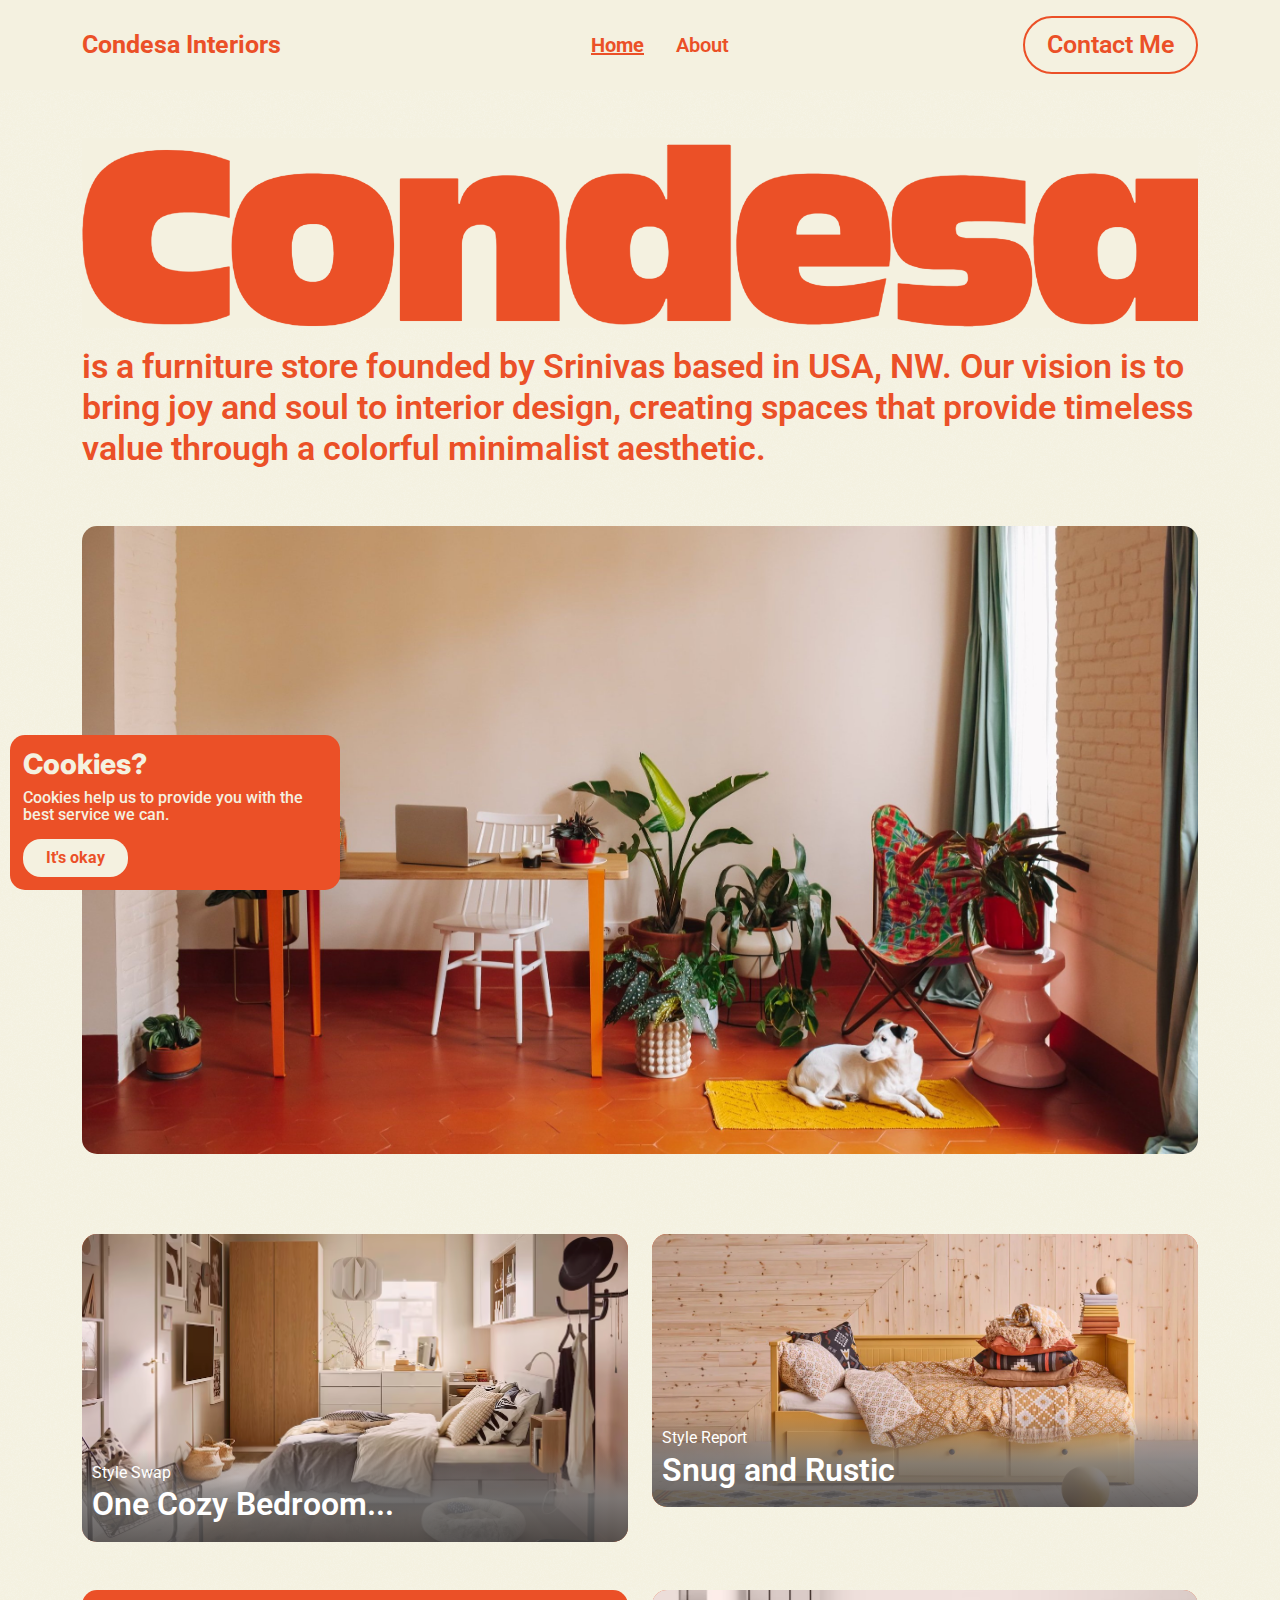
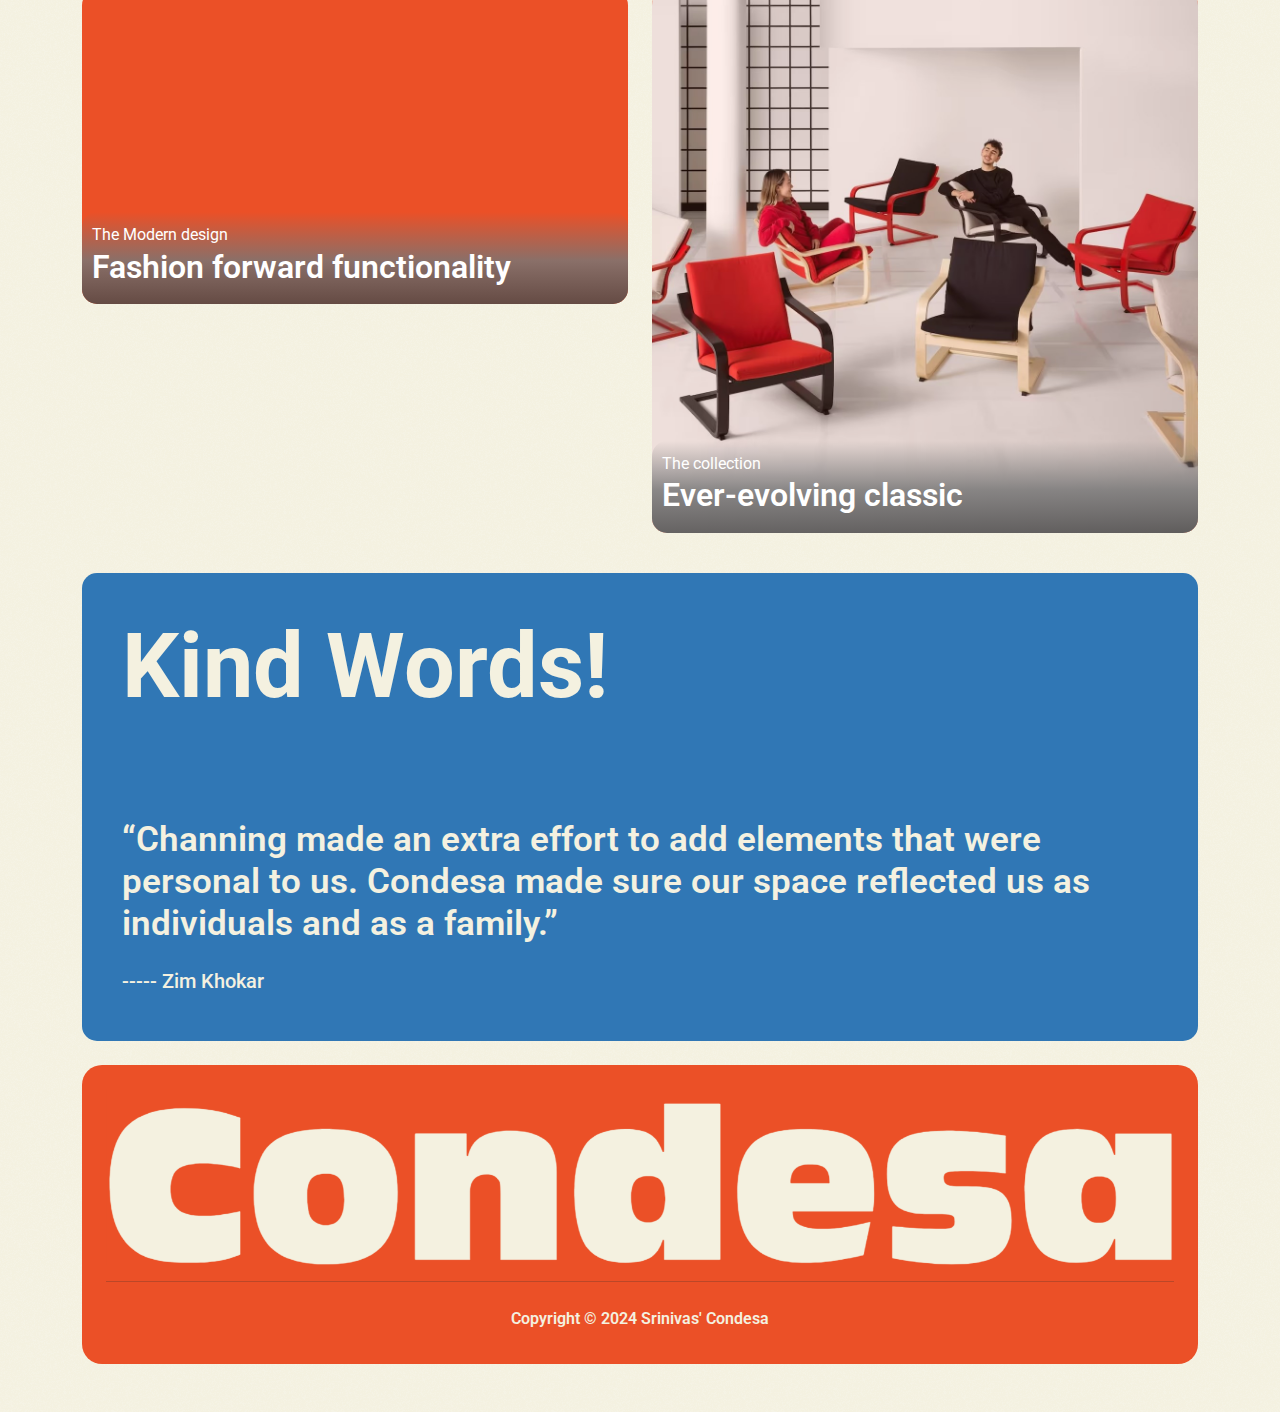
<file: index.html>
<!DOCTYPE html>
<html data-bs-theme="light" lang="en">

<head>
    <meta charset="utf-8">
<meta name="theme-color" content="#eb5027">
    <meta name="viewport" content="width=device-width, initial-scale=1.0, shrink-to-fit=no">
    <title>Home - Brand</title>
    <link rel="stylesheet" href="assets/bootstrap/css/bootstrap.min.css">
    <link rel="stylesheet" href="https://fonts.googleapis.com/css?family=Inter:300italic,400italic,600italic,700italic,800italic,400,300,600,700,800&amp;display=swap">
    <link rel="stylesheet" href="https://fonts.googleapis.com/css?family=Roboto&amp;display=swap">
    <link rel="stylesheet" href="assets/css/Articles-Cards-images.css">
    <link rel="stylesheet" href="assets/css/scrollbar.css">
    <link rel="stylesheet" href="assets/css/untitled.css">
</head>

<body>
    <nav class="navbar navbar-expand-md sticky-top navbar-shrink py-3 I7O5NWPw9" id="mainNav">
        <div class="container"><a class="navbar-brand d-flex align-items-center" href="/"><span>Condesa Interiors</span></a><button data-bs-toggle="collapse" class="navbar-toggler" data-bs-target="#navcol-1"><span class="visually-hidden">Toggle navigation</span><span class="navbar-toggler-icon"></span></button>
            <div class="collapse navbar-collapse" id="navcol-1">
                <ul class="navbar-nav mx-auto">
                    <li class="nav-item"><a class="nav-link active" href="index.html">Home</a></li>
                    <li class="nav-item"><a class="nav-link" href="about.html">About</a></li>
                </ul><a class="shadow lbton" role="button" href="contact.html">Contact Me</a>
            </div>
        </div>
    </nav>
    <main class="main1">
        <header>
            <div class="container pt-4 pt-xl-5">
                <div><img class="w-100" src="assets/img/Screenshot%202024-12-06%20100923.png"></div>
                <div>
                    <h3 class="cndMainHead mb-5 mt-2">is a furniture store founded by Srinivas based in USA, NW. Our vision is to bring joy and soul to interior design, creating spaces that provide timeless value through a colorful minimalist aesthetic.</h3>
                </div>
                <div class="my-5"><img class="w-100 imgmin-1" src="assets/img/image-asset.jpeg"></div>
            </div>
        </header>
        <section>
            <div class="container">
                <div class="row py-3">
                    <div class="col-md-6 mt-3"><a href="products/p001.html">
                            <div class="goProductimagediv"><img src="assets/img/01f.avif">
                                <div class="hdn">
                                    <p>Style Swap</p>
                                    <h2>One Cozy Bedroom...</h2>
                                </div>
                            </div>
                        </a></div>
                    <div class="col-md-6 mt-3"><a href="products/p002.html">
                            <div class="goProductimagediv"><img src="assets/img/products/f12.webp">
                                <div class="hdn">
                                    <p>Style Report</p>
                                    <h2>Snug and Rustic</h2>
                                </div>
                            </div>
                        </a></div>
                </div>
            </div>
        </section>
        <section>
            <div class="container">
                <div class="row py-3">
                    <div class="col-md-6 mt-3"><a href="products/p004.html">
                            <div class="goProductimagediv"><video width="560" height="315" autoplay="" loop="" muted="">
                                    <source src="https://www.ikea.com/global/en/images/pax_startpage_bd1a060fb1.mp4" type="video/mp4">
                                </video>
                                <div class="hdn">
                                    <p>The Modern design</p>
                                    <h2>Fashion forward functionality</h2>
                                </div>
                            </div>
                        </a></div>
                    <div class="col-md-6 mt-3"><a href="products/p003.html">
                            <div class="goProductimagediv"><img src="assets/img/products/f10.jpg">
                                <div class="hdn">
                                    <p>The collection</p>
                                    <h2>Ever-evolving classic</h2>
                                </div>
                            </div>
                        </a></div>
                </div>
            </div>
        </section>
        <div class="container my-4">
            <div class="_3077b5">
                <h1>Kind Words!</h1>
                <h3 class="pt-5"><br>“Channing made an extra effort to add elements that were personal to us. Condesa made sure our space reflected us as individuals and as a family.”</h3>
                <h5 class="pt-3">----- Zim Khokar</h5>
            </div>
        </div>
        <footer class="pb-2">
            <div class="container">
                <div class="ufwniuifeg py-4 px-4"><img class="w-100" src="assets/img/Screenshot%202024-12-06%20121947.png">
                    <hr>
                    <div class="text-muted d-flex justify-content-between align-items-center py-2">
                        <p class="mb-0 w-100 text-center hufwferf">Copyright © 2024 Srinivas' Condesa</p>
                    </div>
                </div>
            </div>
        </footer>
        <div id="cookies" class="cookiess">
            <h3>Cookies?</h3>
            <p>Cookies help us to provide you with the best service we can.</p><button type="button" onclick="acceptCookies()">It's okay</button>
        </div>
    </main>
    <script src="https://cdn.jsdelivr.net/npm/bootstrap@5.3.1/dist/js/bootstrap.bundle.min.js"></script>
    <script src="assets/js/bold-and-bright.js"></script>
    <script src="assets/js/cookies.js"></script>
</body>

</html>
</file>
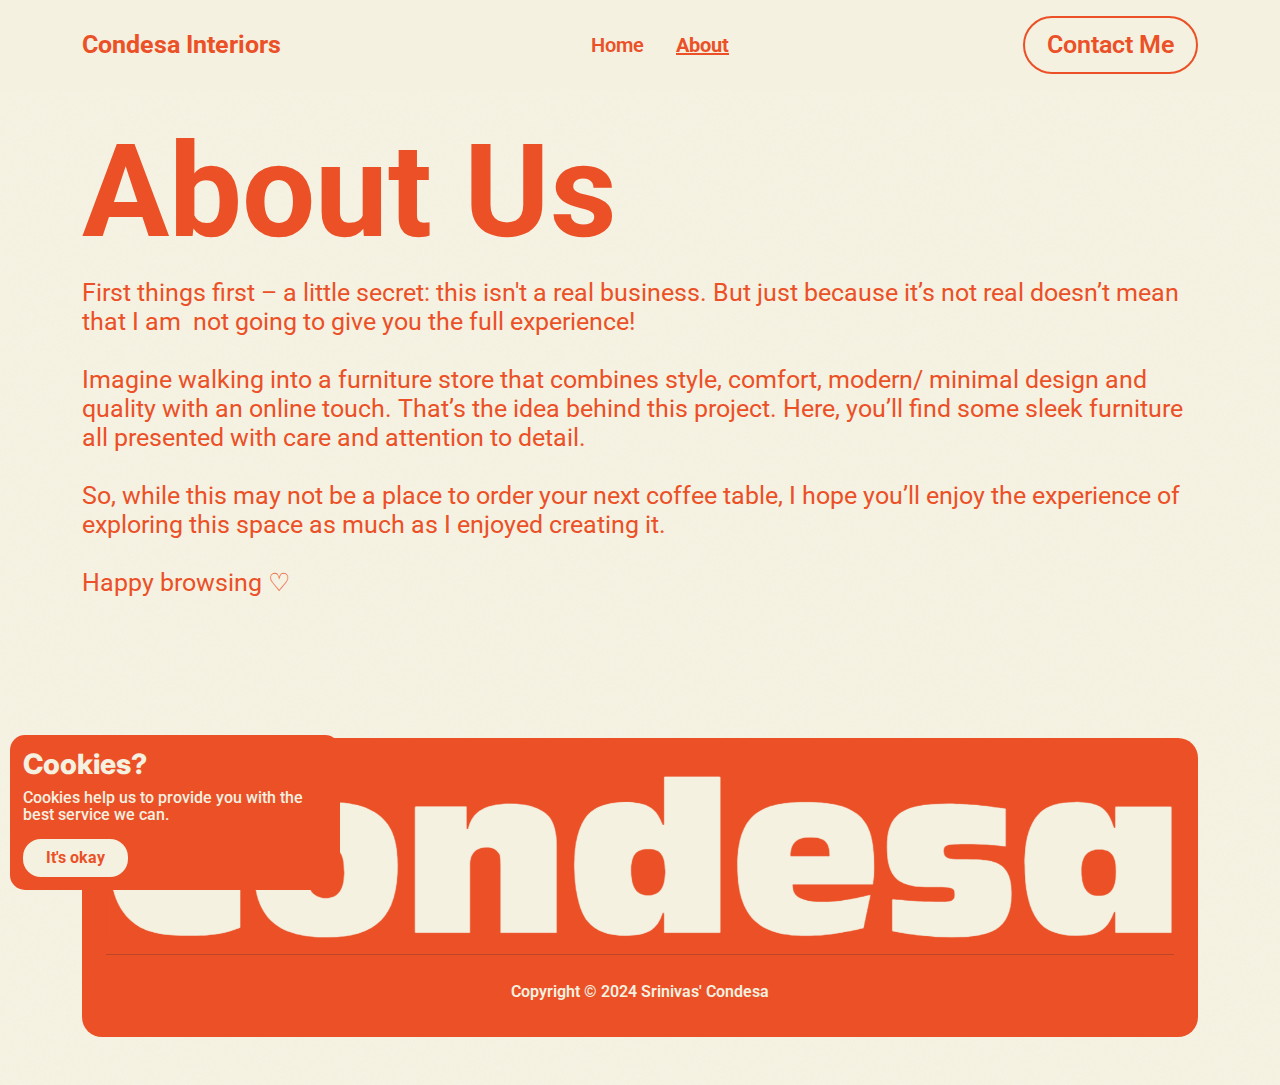
<file: about.html>
<!DOCTYPE html>
<html data-bs-theme="light" lang="en">

<head>
    <meta charset="utf-8">
<meta name="theme-color" content="#eb5027">
    <meta name="viewport" content="width=device-width, initial-scale=1.0, shrink-to-fit=no">
    <title>Home - Brand</title>
    <link rel="stylesheet" href="assets/bootstrap/css/bootstrap.min.css">
    <link rel="stylesheet" href="https://fonts.googleapis.com/css?family=Inter:300italic,400italic,600italic,700italic,800italic,400,300,600,700,800&amp;display=swap">
    <link rel="stylesheet" href="https://fonts.googleapis.com/css?family=Roboto&amp;display=swap">
    <link rel="stylesheet" href="assets/css/Articles-Cards-images.css">
    <link rel="stylesheet" href="assets/css/scrollbar.css">
    <link rel="stylesheet" href="assets/css/untitled.css">
</head>

<body>
    <nav class="navbar navbar-expand-md sticky-top navbar-shrink py-3 I7O5NWPw9" id="mainNav">
        <div class="container"><a class="navbar-brand d-flex align-items-center" href="/"><span>Condesa Interiors</span></a><button data-bs-toggle="collapse" class="navbar-toggler" data-bs-target="#navcol-1"><span class="visually-hidden">Toggle navigation</span><span class="navbar-toggler-icon"></span></button>
            <div class="collapse navbar-collapse" id="navcol-1">
                <ul class="navbar-nav mx-auto">
                    <li class="nav-item"><a class="nav-link" href="index.html">Home</a></li>
                    <li class="nav-item"><a class="nav-link active" href="about.html">About</a></li>
                </ul><a class="shadow lbton" role="button" href="contact.html">Contact Me</a>
            </div>
        </div>
    </nav>
    <main class="main1">
        <div class="container pt-4 pb-5 mb-5">
            <h1 class="QFuxJzgM6">About Us</h1>
            <p class="qEbR1He7F">First things first – a little secret: this isn't a real business. But just because it’s not real doesn’t mean that I am&nbsp; not going to give you the full experience!<br><br>Imagine walking into a furniture store that combines style, comfort, modern/ minimal design and quality with an online touch. That’s the idea behind this project. Here, you’ll find some sleek furniture all presented with care and attention to detail.<br><br>So, while this may not be a place to order your next coffee table, I hope you’ll enjoy the experience of exploring this space as much as I enjoyed creating it.<br><br>Happy browsing&nbsp;♡<br><br></p>
        </div>
        <footer class="pb-2">
            <div class="container">
                <div class="ufwniuifeg py-4 px-4"><img class="w-100" src="assets/img/Screenshot%202024-12-06%20121947.png">
                    <hr>
                    <div class="text-muted d-flex justify-content-between align-items-center py-2">
                        <p class="mb-0 w-100 text-center hufwferf">Copyright © 2024 Srinivas' Condesa</p>
                    </div>
                </div>
            </div>
        </footer>
    </main>
    <div id="cookies" class="cookiess">
        <h3>Cookies?</h3>
        <p>Cookies help us to provide you with the best service we can.</p><button type="button" onclick="acceptCookies()">It's okay</button>
    </div>
    <script src="https://cdn.jsdelivr.net/npm/bootstrap@5.3.1/dist/js/bootstrap.bundle.min.js"></script>
    <script src="assets/js/bold-and-bright.js"></script>
    <script src="assets/js/cookies.js"></script>
</body>

</html>
</file>
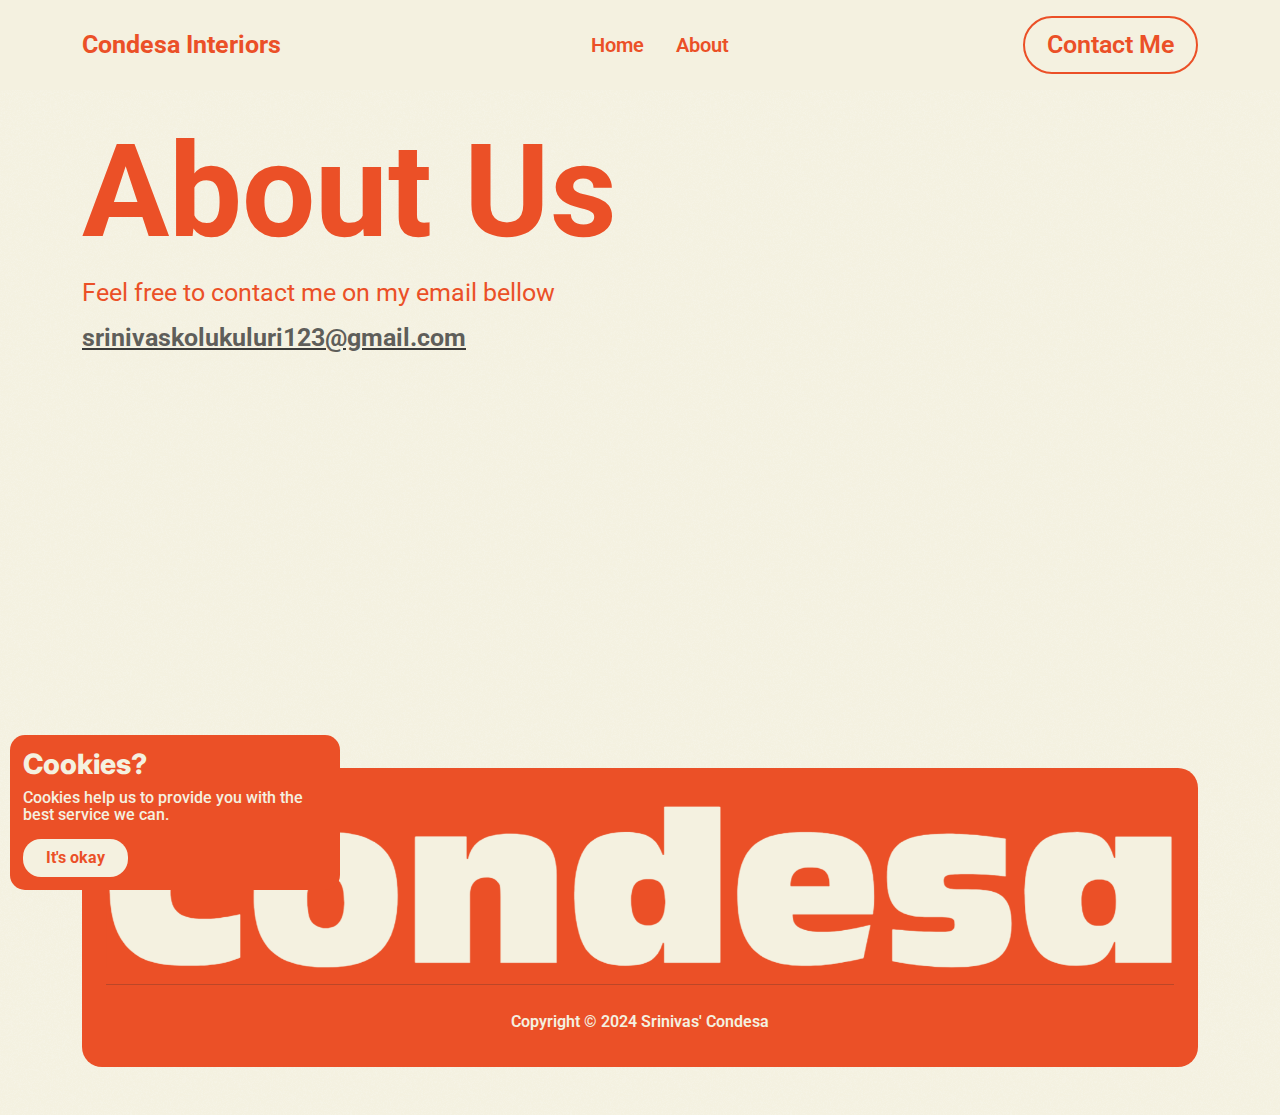
<file: contact.html>
<!DOCTYPE html>
<html data-bs-theme="light" lang="en">

<head>
    <meta charset="utf-8">
<meta name="theme-color" content="#eb5027">
    <meta name="viewport" content="width=device-width, initial-scale=1.0, shrink-to-fit=no">
    <title>Home - Brand</title>
    <link rel="stylesheet" href="assets/bootstrap/css/bootstrap.min.css">
    <link rel="stylesheet" href="https://fonts.googleapis.com/css?family=Inter:300italic,400italic,600italic,700italic,800italic,400,300,600,700,800&amp;display=swap">
    <link rel="stylesheet" href="https://fonts.googleapis.com/css?family=Roboto&amp;display=swap">
    <link rel="stylesheet" href="assets/css/Articles-Cards-images.css">
    <link rel="stylesheet" href="assets/css/scrollbar.css">
    <link rel="stylesheet" href="assets/css/untitled.css">
</head>

<body>
    <nav class="navbar navbar-expand-md sticky-top navbar-shrink py-3 I7O5NWPw9" id="mainNav">
        <div class="container"><a class="navbar-brand d-flex align-items-center" href="/"><span>Condesa Interiors</span></a><button data-bs-toggle="collapse" class="navbar-toggler" data-bs-target="#navcol-1"><span class="visually-hidden">Toggle navigation</span><span class="navbar-toggler-icon"></span></button>
            <div class="collapse navbar-collapse" id="navcol-1">
                <ul class="navbar-nav mx-auto">
                    <li class="nav-item"><a class="nav-link" href="index.html">Home</a></li>
                    <li class="nav-item"><a class="nav-link" href="about.html">About</a></li>
                </ul><a class="shadow lbton" role="button" href="contact.html">Contact Me</a>
            </div>
        </div>
    </nav>
    <main class="main1">
        <div class="container pt-4 pb-5 mb-5 huihwfeef">
            <h1 class="QFuxJzgM6">About Us</h1>
            <p class="qEbR1He7F">Feel free to contact me on my email bellow</p>
            <p class="qEbR1He7F"><a href="mailto:srinivaskolukuluri123@gmail.com"><strong><span style="text-decoration: underline;">srinivaskolukuluri123@gmail.com</span></strong></a></p>
        </div>
        <footer class="pb-2">
            <div class="container">
                <div class="ufwniuifeg py-4 px-4"><img class="w-100" src="assets/img/Screenshot%202024-12-06%20121947.png">
                    <hr>
                    <div class="text-muted d-flex justify-content-between align-items-center py-2">
                        <p class="mb-0 w-100 text-center hufwferf">Copyright © 2024 Srinivas' Condesa</p>
                    </div>
                </div>
            </div>
        </footer>
    </main>
    <div id="cookies" class="cookiess">
        <h3>Cookies?</h3>
        <p>Cookies help us to provide you with the best service we can.</p><button type="button" onclick="acceptCookies()">It's okay</button>
    </div>
    <script src="https://cdn.jsdelivr.net/npm/bootstrap@5.3.1/dist/js/bootstrap.bundle.min.js"></script>
    <script src="assets/js/bold-and-bright.js"></script>
    <script src="assets/js/cookies.js"></script>
</body>

</html>
</file>
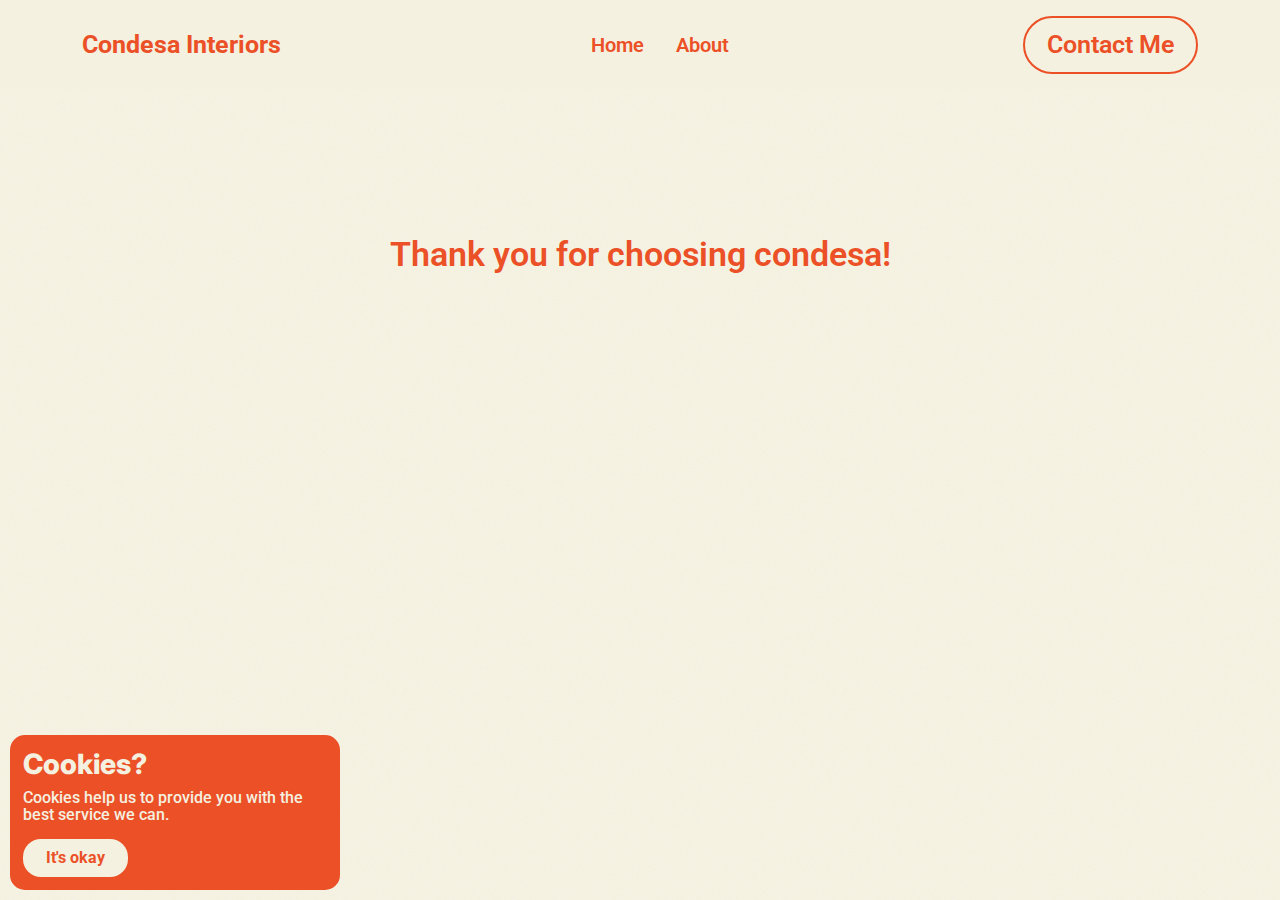
<file: thankyou.html>
<!DOCTYPE html>
<html data-bs-theme="light" lang="en">

<head>
    <meta charset="utf-8">
<meta name="theme-color" content="#eb5027">
    <meta name="viewport" content="width=device-width, initial-scale=1.0, shrink-to-fit=no">
    <title>Home - Brand</title>
    <link rel="stylesheet" href="assets/bootstrap/css/bootstrap.min.css">
    <link rel="stylesheet" href="https://fonts.googleapis.com/css?family=Inter:300italic,400italic,600italic,700italic,800italic,400,300,600,700,800&amp;display=swap">
    <link rel="stylesheet" href="https://fonts.googleapis.com/css?family=Roboto&amp;display=swap">
    <link rel="stylesheet" href="assets/css/Articles-Cards-images.css">
    <link rel="stylesheet" href="assets/css/scrollbar.css">
    <link rel="stylesheet" href="assets/css/untitled.css">
</head>

<body>
    <main class="main1 min-vh-100">
        <nav class="navbar navbar-expand-md sticky-top navbar-shrink py-3 I7O5NWPw9" id="mainNav">
            <div class="container"><a class="navbar-brand d-flex align-items-center" href="/"><span>Condesa Interiors</span></a><button data-bs-toggle="collapse" class="navbar-toggler" data-bs-target="#navcol-1"><span class="visually-hidden">Toggle navigation</span><span class="navbar-toggler-icon"></span></button>
                <div class="collapse navbar-collapse" id="navcol-1">
                    <ul class="navbar-nav mx-auto">
                        <li class="nav-item"><a class="nav-link" href="index.html">Home</a></li>
                        <li class="nav-item"><a class="nav-link" href="about.html">About</a></li>
                    </ul><a class="shadow lbton" role="button" href="contact.html">Contact Me</a>
                </div>
            </div>
        </nav>
        <div class="container pt-4 pt-xl-5">
            <h3 class="cndMainHead my-5 py-5 text-center">Thank you for choosing condesa!</h3>
        </div>
    </main>
    <div id="cookies" class="cookiess">
        <h3>Cookies?</h3>
        <p>Cookies help us to provide you with the best service we can.</p><button type="button" onclick="acceptCookies()">It's okay</button>
    </div>
    <script src="https://cdn.jsdelivr.net/npm/bootstrap@5.3.1/dist/js/bootstrap.bundle.min.js"></script>
    <script src="assets/js/bold-and-bright.js"></script>
    <script src="assets/js/cookies.js"></script>
</body>

</html>
</file>
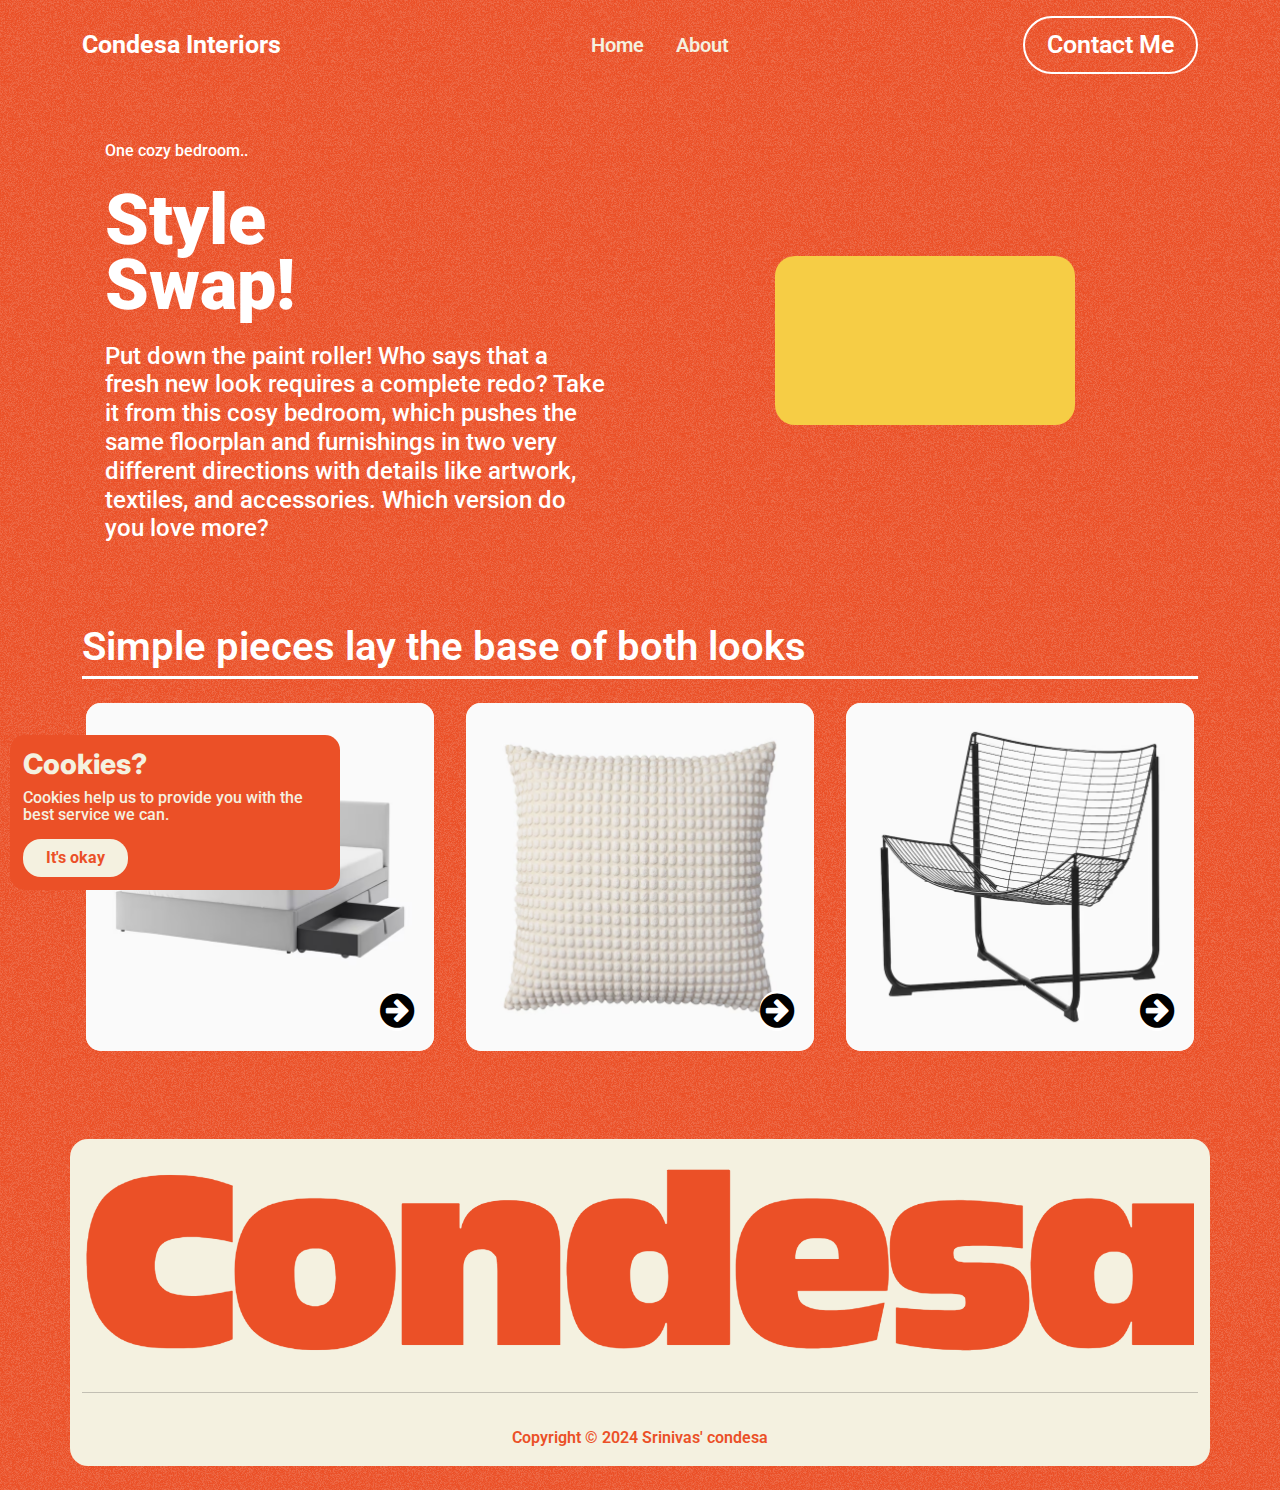
<file: products/p001.html>
<!DOCTYPE html>
<html data-bs-theme="light" lang="en">

<head>
    <meta charset="utf-8">
<meta name="theme-color" content="#eb5027">
    <meta name="viewport" content="width=device-width, initial-scale=1.0, shrink-to-fit=no">
    <title>Condensa</title>
    <link rel="stylesheet" href="../assets/bootstrap/css/bootstrap.min.css">
    <link rel="stylesheet" href="https://fonts.googleapis.com/css?family=Inter:300italic,400italic,600italic,700italic,800italic,400,300,600,700,800&amp;display=swap">
    <link rel="stylesheet" href="https://fonts.googleapis.com/css?family=Roboto&amp;display=swap">
    <link rel="stylesheet" href="https://cdnjs.cloudflare.com/ajax/libs/font-awesome/4.7.0/css/font-awesome.min.css">
    <link rel="stylesheet" href="../assets/css/Articles-Cards-images.css">
    <link rel="stylesheet" href="../assets/css/scrollbar.css">
    <link rel="stylesheet" href="../assets/css/untitled.css">
</head>

<body>
    <main class="theBrownmian">
        <nav class="navbar navbar-expand-md sticky-top navbar-shrink py-3 I7O5NWPw8" id="mainNav">
            <div class="container"><a class="navbar-brand d-flex align-items-center" href="/"><span>Condesa Interiors</span></a><button data-bs-toggle="collapse" class="navbar-toggler" data-bs-target="#navcol-2"><span class="visually-hidden">Toggle navigation</span><span class="navbar-toggler-icon"></span></button>
                <div class="collapse navbar-collapse" id="navcol-2">
                    <ul class="navbar-nav mx-auto">
                        <li class="nav-item"><a class="nav-link" href="index.html">Home</a></li>
                        <li class="nav-item"><a class="nav-link" href="../about.html">About</a></li>
                    </ul><a class="shadow lbton" role="button" href="../contact.html">Contact Me</a>
                </div>
            </div>
        </nav>
        <div class="container pt-4">
            <div class="row">
                <div class="col-md-6 d-center">
                    <div class="G8ujcs7k4 py-4">
                        <p>One cozy bedroom..</p>
                        <h1 class="my-4">Style <br>Swap!</h1>
                        <h4>Put down the paint roller! Who says that a fresh new look requires a complete redo? Take it from this cosy bedroom, which pushes the same floorplan and furnishings in two very different directions with details like artwork, textiles, and accessories. Which version do you love more?</h4>
                    </div>
                </div>
                <div class="col-md-6 d-center">
                    <div class="uVsres7tg"><video width="560" height="315" autoplay="" loop="" muted="">
                            <source src="https://www.ikea.com/global/en/images/style_swap_7638e74ef7.mp4" type="video/mp4">
                        </video></div>
                </div>
            </div>
        </div>
        <div class="container py-5">
            <h1 class="hiwe832fg">Simple pieces lay the base of both looks</h1>
            <div class="row">
                <div class="col-md-4 col-xxl-4 p-3">
                    <div class="iojegnir"><a href="../thankyou.html"><img src="../assets/img/products/f1.avif"><i class="fa fa-arrow-circle-right"></i></a></div>
                </div>
                <div class="col-md-4 col-xxl-4 p-3">
                    <div class="iojegnir"><a href="../thankyou.html"><img src="../assets/img/products/f2.avif"><i class="fa fa-arrow-circle-right"></i></a></div>
                </div>
                <div class="col-md-4 col-xxl-4 p-3">
                    <div class="iojegnir"><a href="../thankyou.html"><img src="../assets/img/products/f3.avif"><i class="fa fa-arrow-circle-right"></i></a></div>
                </div>
            </div>
        </div>
        <footer class="p-2 py-4">
            <div class="container ufwniuifef">
                <div class="row">
                    <div class="col-md-12 py-4 px-3"><img class="w-100" src="../assets/img/Screenshot%202024-12-06%20100923.png"></div>
                </div>
                <hr>
                <div class="text-muted d-flex justify-content-between align-items-center py-3">
                    <p class="mb-0 w-100 text-center hufwferf" style="color: #eb5027 !important;">Copyright © 2024 Srinivas' condesa</p>
                </div>
            </div>
        </footer>
    </main>
    <div id="cookies" class="cookiess">
        <h3>Cookies?</h3>
        <p>Cookies help us to provide you with the best service we can.</p><button type="button" onclick="acceptCookies()">It's okay</button>
    </div>
    <script src="https://cdn.jsdelivr.net/npm/bootstrap@5.3.1/dist/js/bootstrap.bundle.min.js"></script>
    <script src="../assets/js/bold-and-bright.js"></script>
    <script src="../assets/js/cookies.js"></script>
</body>

</html>
</file>
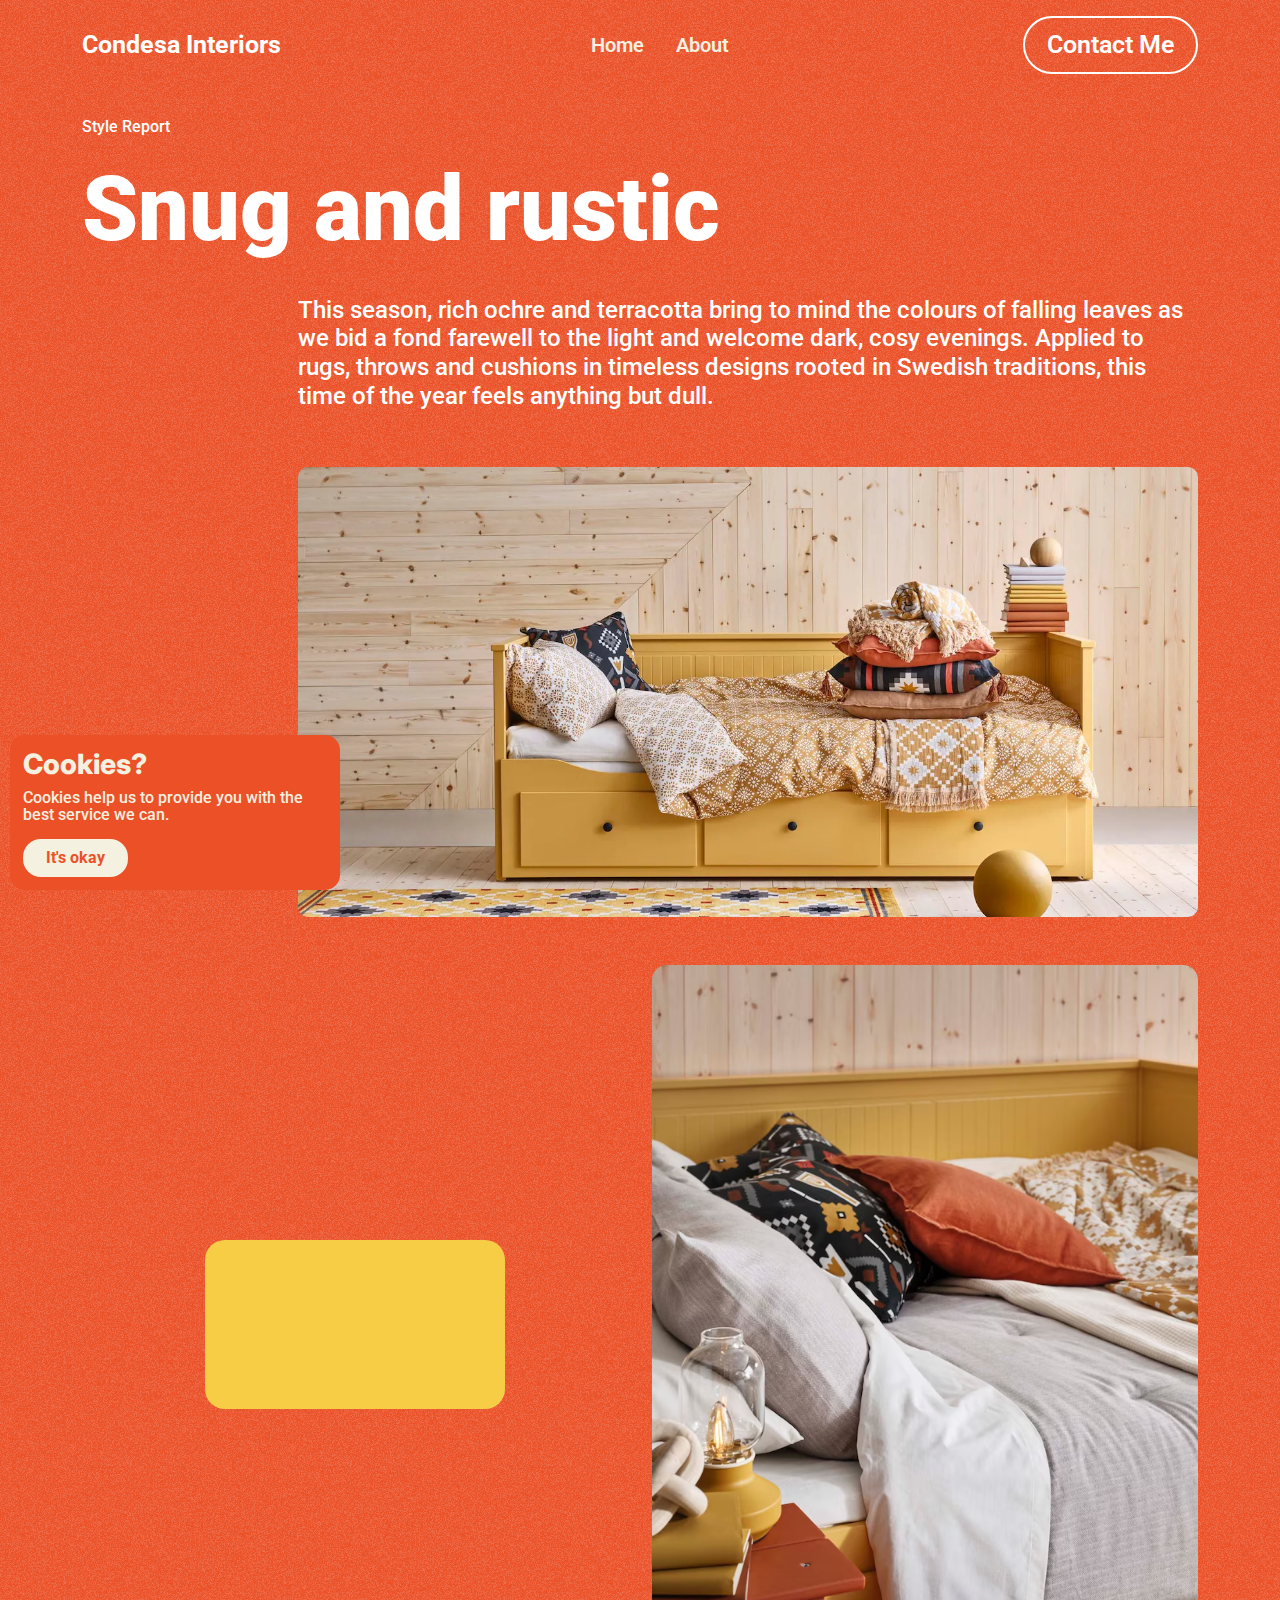
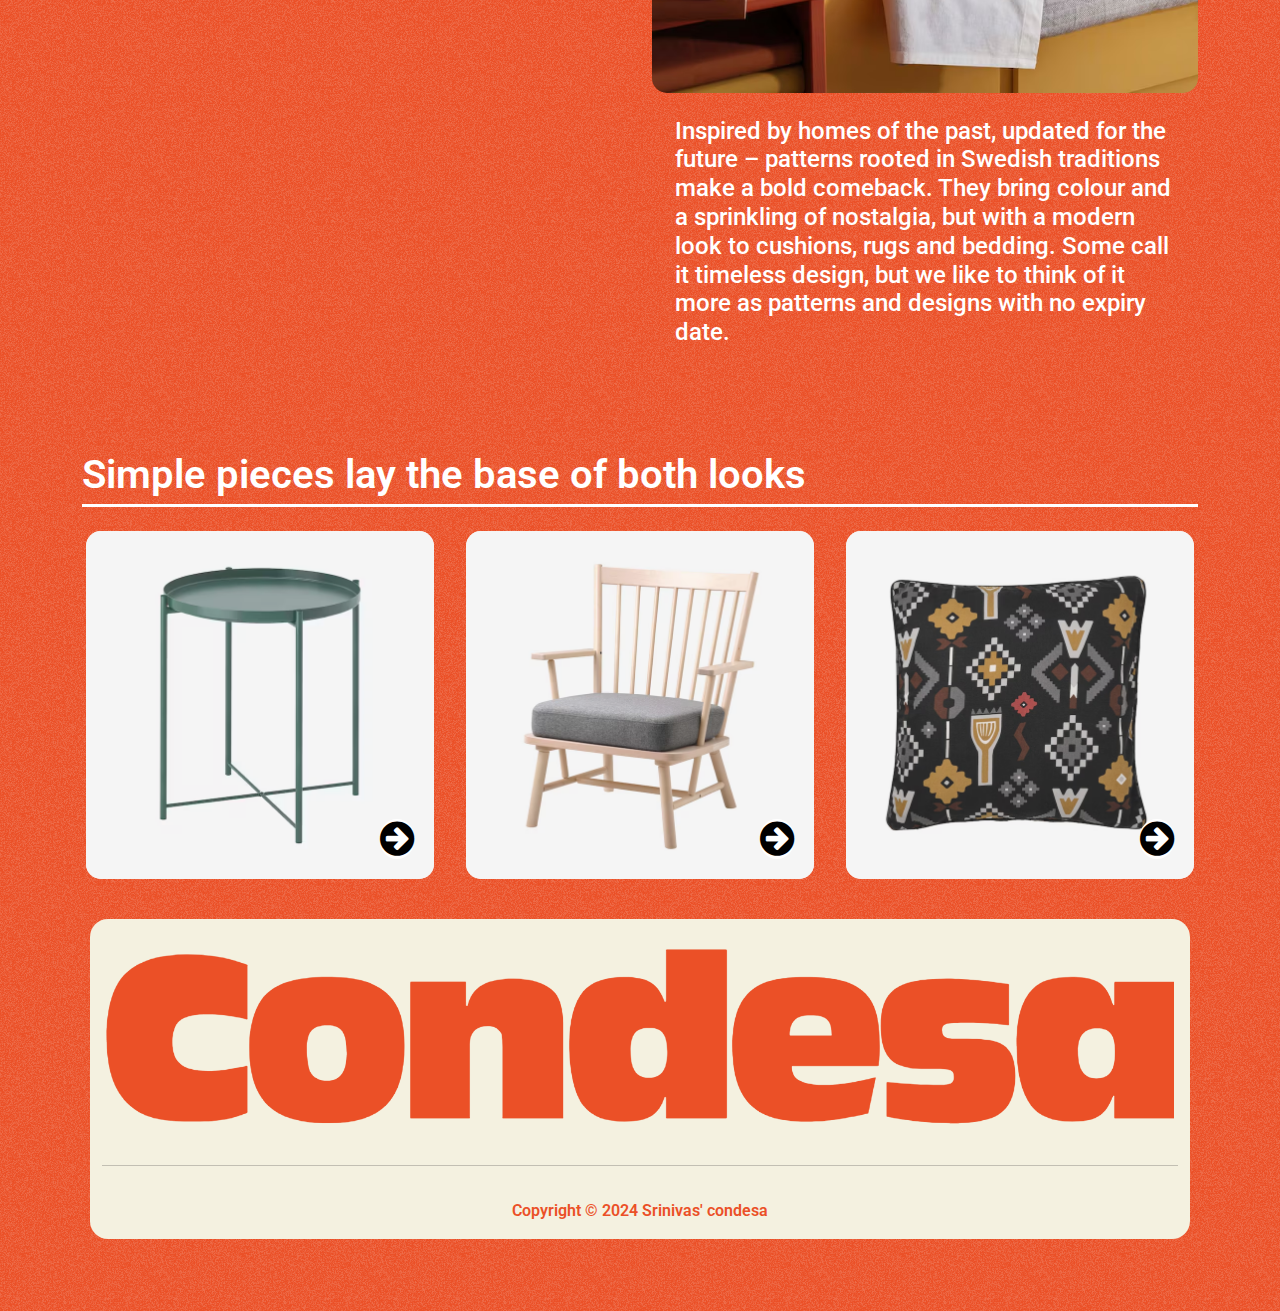
<file: products/p002.html>
<!DOCTYPE html>
<html data-bs-theme="light" lang="en">

<head>
    <meta charset="utf-8">
<meta name="theme-color" content="#eb5027">
    <meta name="viewport" content="width=device-width, initial-scale=1.0, shrink-to-fit=no">
    <title>Condensa</title>
    <link rel="stylesheet" href="../assets/bootstrap/css/bootstrap.min.css">
    <link rel="stylesheet" href="https://fonts.googleapis.com/css?family=Inter:300italic,400italic,600italic,700italic,800italic,400,300,600,700,800&amp;display=swap">
    <link rel="stylesheet" href="https://fonts.googleapis.com/css?family=Roboto&amp;display=swap">
    <link rel="stylesheet" href="https://cdnjs.cloudflare.com/ajax/libs/font-awesome/4.7.0/css/font-awesome.min.css">
    <link rel="stylesheet" href="../assets/css/Articles-Cards-images.css">
    <link rel="stylesheet" href="../assets/css/scrollbar.css">
    <link rel="stylesheet" href="../assets/css/untitled.css">
</head>

<body>
    <main class="theBrownmian">
        <nav class="navbar navbar-expand-md sticky-top navbar-shrink py-3 I7O5NWPw8" id="mainNav">
            <div class="container"><a class="navbar-brand d-flex align-items-center" href="/"><span>Condesa Interiors</span></a><button data-bs-toggle="collapse" class="navbar-toggler" data-bs-target="#navcol-1"><span class="visually-hidden">Toggle navigation</span><span class="navbar-toggler-icon"></span></button>
                <div class="collapse navbar-collapse" id="navcol-1">
                    <ul class="navbar-nav mx-auto">
                        <li class="nav-item"><a class="nav-link" href="index.html">Home</a></li>
                        <li class="nav-item"><a class="nav-link" href="../about.html">About</a></li>
                    </ul><a class="shadow lbton" role="button" href="signup.html">Contact Me</a>
                </div>
            </div>
        </nav>
        <div class="container pt-4">
            <div class="ehW9T2II7cgR9rZ">
                <p>Style Report</p>
                <h2><strong>Snug and rustic</strong></h2>
                <div class="deflux">
                    <h4 class="py-4">This season, rich ochre and terracotta bring to mind the colours of falling leaves as we bid a fond farewell to the light and welcome dark, cosy evenings. Applied to rugs, throws and cushions in timeless designs rooted in Swedish traditions, this time of the year feels anything but dull.</h4>
                </div>
                <div class="deflux"><img class="my-4" src="../assets/img/products/f4.webp"></div>
            </div>
        </div>
        <div class="container">
            <div class="row py-4">
                <div class="col-md-6 d-center">
                    <div class="uVsres7tg"><video width="560" height="315" autoplay="" loop="" muted="">
                            <source src="https://www.ikea.com/global/en/images/Yellow_style_report_trimmed_opt_b562ea253f.mp4" type="video/mp4">
                        </video></div>
                </div>
                <div class="col-md-6 d-center">
                    <div class="uVsres7tg"><img src="../assets/img/products/f5.avif"></div>
                </div>
                <div class="col-md-6 d-center"></div>
                <div class="col-md-6 d-center">
                    <div class="G8ujcs7k4 py-4">
                        <h4>Inspired by homes of the past, updated for the future – patterns rooted in Swedish traditions make a bold comeback. They bring colour and a sprinkling of nostalgia, but with a modern look to cushions, rugs and bedding. Some call it timeless design, but we like to think of it more as patterns and designs with no expiry date.</h4>
                    </div>
                </div>
            </div>
        </div>
        <div class="container py-5">
            <h1 class="hiwe832fg">Simple pieces lay the base of both looks</h1>
            <div class="row">
                <div class="col-md-4 col-xxl-4 p-3">
                    <div class="iojegnir"><a href="../thankyou.html"><img src="../assets/img/products/f7.avif"><i class="fa fa-arrow-circle-right"></i></a></div>
                </div>
                <div class="col-md-4 col-xxl-4 p-3">
                    <div class="iojegnir"><a href="../thankyou.html"><img src="../assets/img/products/f8.avif"><i class="fa fa-arrow-circle-right"></i></a></div>
                </div>
                <div class="col-md-4 col-xxl-4 p-3">
                    <div class="iojegnir"><a href="../thankyou.html"><img src="../assets/img/products/f9.avif"><i class="fa fa-arrow-circle-right"></i></a></div>
                </div>
            </div>
            <footer class="p-2 py-4">
                <div class="container ufwniuifef">
                    <div class="row">
                        <div class="col-md-12 py-4 px-3"><img class="w-100" src="../assets/img/Screenshot%202024-12-06%20100923.png"></div>
                    </div>
                    <hr>
                    <div class="text-muted d-flex justify-content-between align-items-center py-3">
                        <p class="mb-0 w-100 text-center hufwferf" style="color: #eb5027 !important;">Copyright © 2024 Srinivas' condesa</p>
                    </div>
                </div>
            </footer>
        </div>
    </main>
    <div id="cookies" class="cookiess">
        <h3>Cookies?</h3>
        <p>Cookies help us to provide you with the best service we can.</p><button type="button" onclick="acceptCookies()">It's okay</button>
    </div>
    <script src="https://cdn.jsdelivr.net/npm/bootstrap@5.3.1/dist/js/bootstrap.bundle.min.js"></script>
    <script src="../assets/js/bold-and-bright.js"></script>
    <script src="../assets/js/cookies.js"></script>
</body>

</html>
</file>
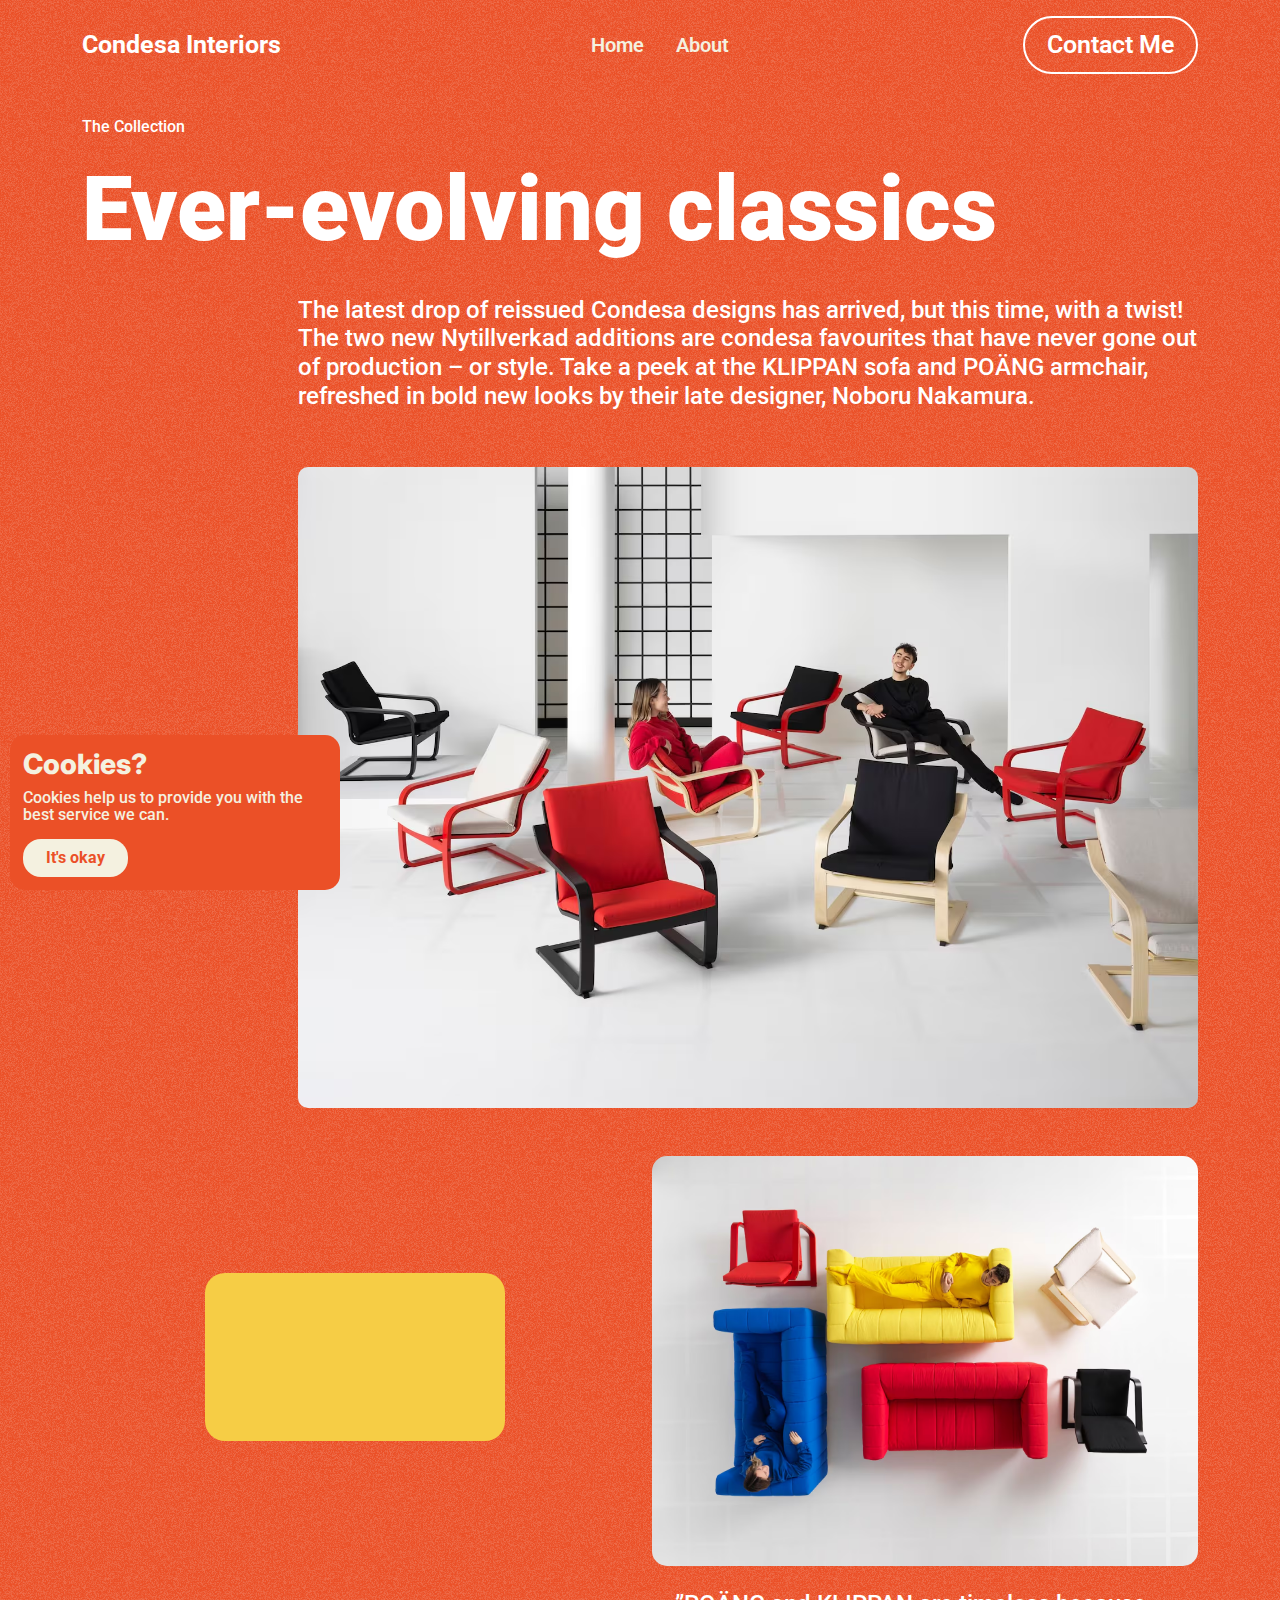
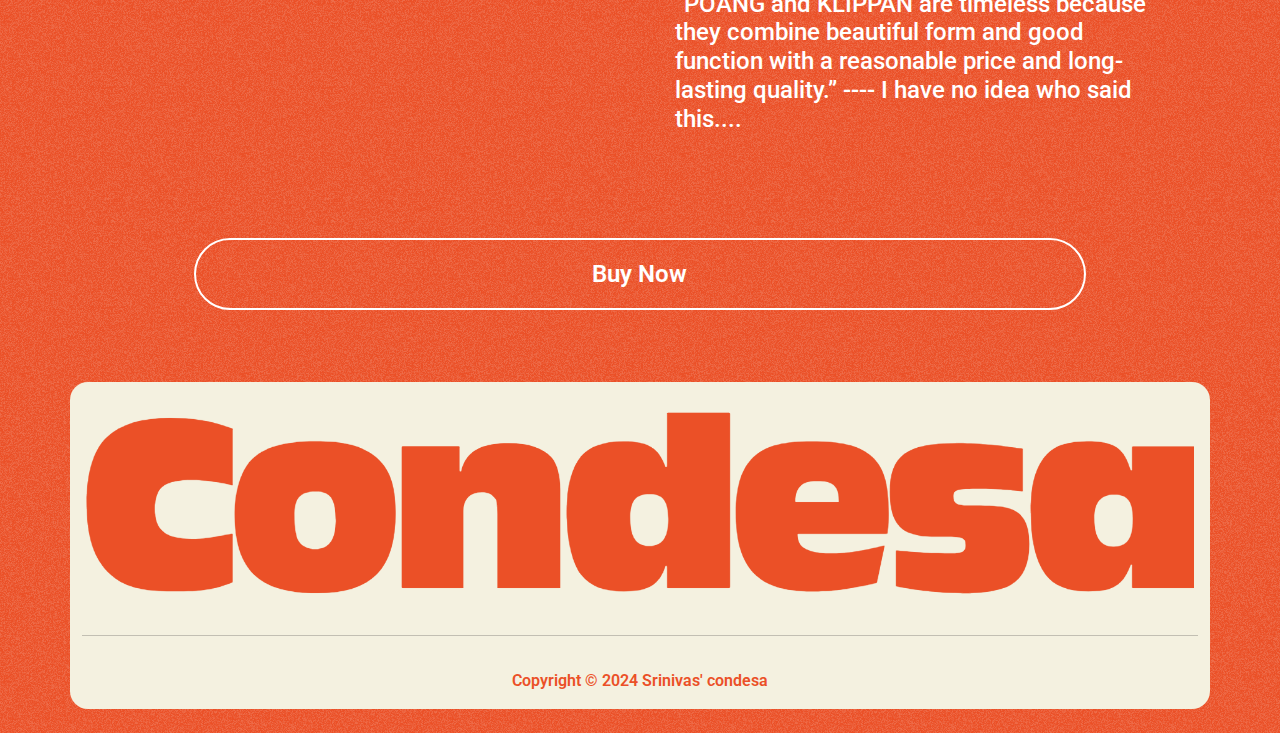
<file: products/p003.html>
<!DOCTYPE html>
<html data-bs-theme="light" lang="en">

<head>
    <meta charset="utf-8">
<meta name="theme-color" content="#eb5027">
    <meta name="viewport" content="width=device-width, initial-scale=1.0, shrink-to-fit=no">
    <title>Condensa</title>
    <link rel="stylesheet" href="../assets/bootstrap/css/bootstrap.min.css">
    <link rel="stylesheet" href="https://fonts.googleapis.com/css?family=Inter:300italic,400italic,600italic,700italic,800italic,400,300,600,700,800&amp;display=swap">
    <link rel="stylesheet" href="https://fonts.googleapis.com/css?family=Roboto&amp;display=swap">
    <link rel="stylesheet" href="../assets/css/Articles-Cards-images.css">
    <link rel="stylesheet" href="../assets/css/scrollbar.css">
    <link rel="stylesheet" href="../assets/css/untitled.css">
</head>

<body>
    <main class="theBrownmian">
        <nav class="navbar navbar-expand-md sticky-top navbar-shrink py-3 I7O5NWPw8" id="mainNav">
            <div class="container"><a class="navbar-brand d-flex align-items-center" href="/"><span>Condesa Interiors</span></a><button data-bs-toggle="collapse" class="navbar-toggler" data-bs-target="#navcol-2"><span class="visually-hidden">Toggle navigation</span><span class="navbar-toggler-icon"></span></button>
                <div class="collapse navbar-collapse" id="navcol-2">
                    <ul class="navbar-nav mx-auto">
                        <li class="nav-item"><a class="nav-link" href="index.html">Home</a></li>
                        <li class="nav-item"><a class="nav-link" href="../about.html">About</a></li>
                    </ul><a class="shadow lbton" role="button" href="../contact.html">Contact Me</a>
                </div>
            </div>
        </nav>
        <div class="container pt-4">
            <div class="ehW9T2II7cgR9rZ">
                <p>The Collection</p>
                <h2><strong>Ever-evolving classics</strong></h2>
                <div class="deflux">
                    <h4 class="py-4">The latest drop of reissued Condesa designs has arrived, but this time, with a twist! The two new Nytillverkad additions are condesa favourites that have never gone out of production – or style. Take a peek at the KLIPPAN sofa and POÄNG armchair, refreshed in bold new looks by their late designer, Noboru Nakamura.</h4>
                </div>
                <div class="deflux"><img class="my-4" src="../assets/img/products/f10.avif"></div>
            </div>
        </div>
        <div class="container">
            <div class="row py-4">
                <div class="col-md-6 d-center">
                    <div class="uVsres7tg"><video width="560" height="315" autoplay="" loop="" muted="">
                            <source src="https://www.ikea.com/global/en/images/PO_Ae_NG_opt_641a443cdd.mp4" type="video/mp4">
                        </video></div>
                </div>
                <div class="col-md-6 d-center">
                    <div class="uVsres7tg"><img src="../assets/img/products/f11.avif"></div>
                </div>
                <div class="col-md-6 d-center"></div>
                <div class="col-md-6 d-center">
                    <div class="G8ujcs7k4 py-4">
                        <h4>”POÄNG and KLIPPAN are timeless because they combine beautiful form and good function with a reasonable price and long-lasting quality.” ---- I have no idea who said this....</h4>
                    </div>
                </div>
            </div>
        </div>
        <div class="container py-5 d-center"><a class="c3FHb0cHE" href="../thankyou.html">Buy Now</a></div>
        <footer class="p-2 py-4">
            <div class="container ufwniuifef">
                <div class="row">
                    <div class="col-md-12 py-4 px-3"><img class="w-100" src="../assets/img/Screenshot%202024-12-06%20100923.png"></div>
                </div>
                <hr>
                <div class="text-muted d-flex justify-content-between align-items-center py-3">
                    <p class="mb-0 w-100 text-center hufwferf" style="color: #eb5027 !important;">Copyright © 2024 Srinivas' condesa</p>
                </div>
            </div>
        </footer>
    </main>
    <div id="cookies" class="cookiess">
        <h3>Cookies?</h3>
        <p>Cookies help us to provide you with the best service we can.</p><button type="button" onclick="acceptCookies()">It's okay</button>
    </div>
    <script src="https://cdn.jsdelivr.net/npm/bootstrap@5.3.1/dist/js/bootstrap.bundle.min.js"></script>
    <script src="../assets/js/bold-and-bright.js"></script>
    <script src="../assets/js/cookies.js"></script>
</body>

</html>
</file>
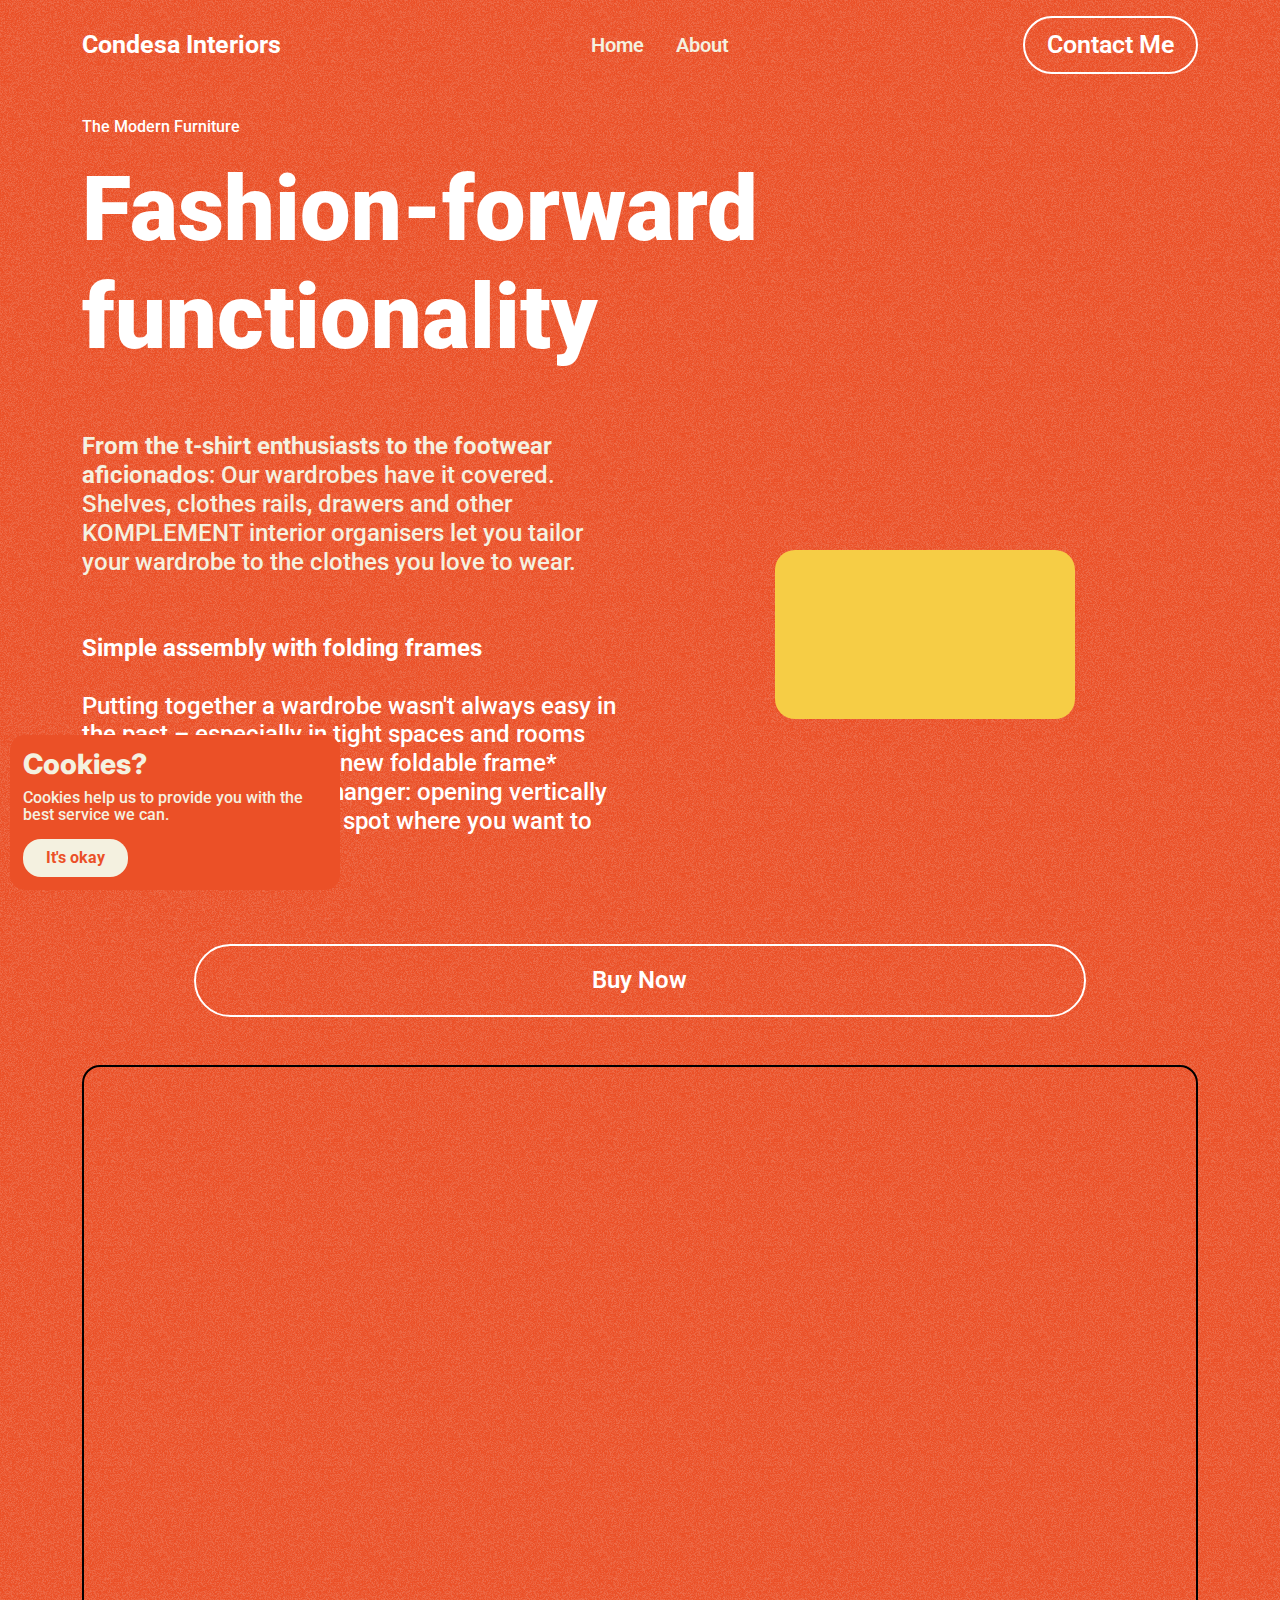
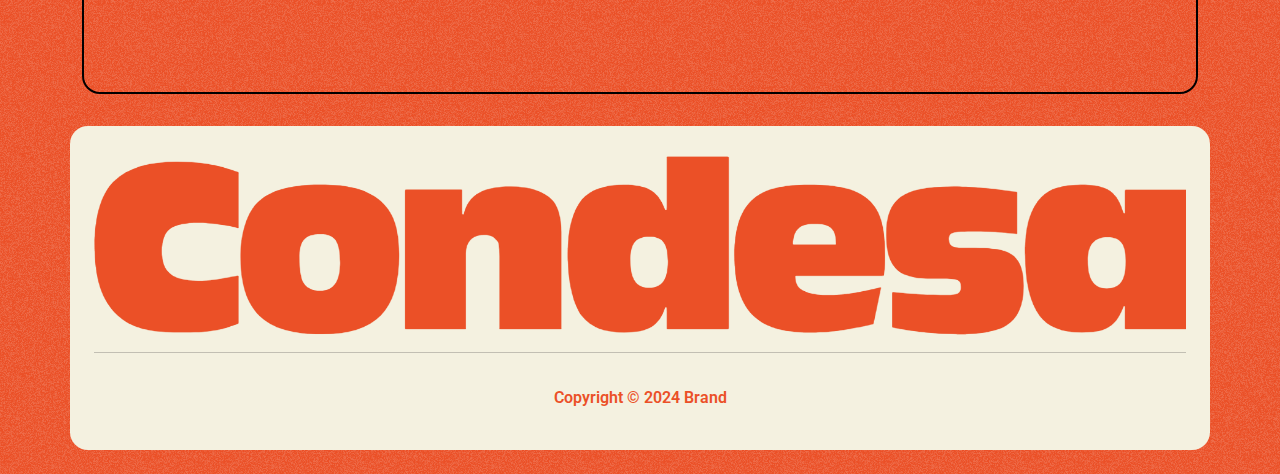
<file: products/p004.html>
<!DOCTYPE html>
<html data-bs-theme="light" lang="en">

<head>
    <meta charset="utf-8">
<meta name="theme-color" content="#eb5027">
    <meta name="viewport" content="width=device-width, initial-scale=1.0, shrink-to-fit=no">
    <title>Condensa</title>
    <link rel="stylesheet" href="../assets/bootstrap/css/bootstrap.min.css">
    <link rel="stylesheet" href="https://fonts.googleapis.com/css?family=Inter:300italic,400italic,600italic,700italic,800italic,400,300,600,700,800&amp;display=swap">
    <link rel="stylesheet" href="https://fonts.googleapis.com/css?family=Roboto&amp;display=swap">
    <link rel="stylesheet" href="../assets/css/Articles-Cards-images.css">
    <link rel="stylesheet" href="../assets/css/scrollbar.css">
    <link rel="stylesheet" href="../assets/css/untitled.css">
</head>

<body>
    <main class="theBrownmian">
        <nav class="navbar navbar-expand-md sticky-top navbar-shrink py-3 I7O5NWPw8" id="mainNav">
            <div class="container"><a class="navbar-brand d-flex align-items-center" href="/"><span>Condesa Interiors</span></a><button data-bs-toggle="collapse" class="navbar-toggler" data-bs-target="#navcol-2"><span class="visually-hidden">Toggle navigation</span><span class="navbar-toggler-icon"></span></button>
                <div class="collapse navbar-collapse" id="navcol-2">
                    <ul class="navbar-nav mx-auto">
                        <li class="nav-item"><a class="nav-link" href="index.html">Home</a></li>
                        <li class="nav-item"><a class="nav-link" href="../about.html">About</a></li>
                    </ul><a class="shadow lbton" role="button" href="../contact.html">Contact Me</a>
                </div>
            </div>
        </nav>
        <div class="container pt-4">
            <div class="ehW9T2II7cgR9rZ">
                <p>The Modern Furniture</p>
                <h2><strong>Fashion-forward functionality</strong></h2>
                <div class="deflux"></div>
                <div class="deflux"></div>
            </div>
        </div>
        <div class="container">
            <div class="row py-4">
                <div class="col">
                    <h4 style="color: #ffffff;"><br><strong><span style="color: rgb(244, 241, 224);">From the t-shirt enthusiasts to the footwear aficionados</span></strong><span style="color: rgb(244, 241, 224);">: Our wardrobes have it covered. Shelves, clothes rails, drawers and other KOMPLEMENT interior organisers let you tailor your wardrobe to the clothes you love to wear.</span><br><br><br><strong>Simple assembly with folding frames</strong><br><br>Putting together a wardrobe wasn't always easy in the past – especially in tight spaces and rooms with lower ceilings. The new foldable frame* design is a real game-changer: opening vertically like a book on the exact spot where you want to place your wardrobe.</h4>
                </div>
                <div class="col-md-6 d-center">
                    <div class="uVsres7tg"><video width="560" height="315" autoplay="" loop="" muted="">
                            <source src="https://www.ikea.com/global/en/images/glass_shelf_tray_ff130b0dca.mp4" type="video/mp4">
                        </video></div>
                </div>
            </div>
        </div>
        <div class="container py-5 d-center"><a class="c3FHb0cHE" href="../thankyou.html">Buy Now</a></div>
        <div class="container"><video class="wdvideo" width="560" height="315" muted="" loop="" autoplay="">
                <source src="https://www.ikea.com/global/en/images/PAX_16x9_4d58734291.mp4" type="audio/mp4">
            </video></div>
        <footer class="p-2 py-4">
            <div class="container ufwniuifef p-4"><img class="w-100" src="../assets/img/Screenshot%202024-12-06%20100923.png">
                <hr>
                <div class="text-muted d-flex justify-content-between align-items-center py-3">
                    <p class="mb-0 w-100 text-center hufwferf" style="color: #eb5027 !important;">Copyright © 2024 Brand</p>
                </div>
            </div>
        </footer>
    </main>
    <div id="cookies" class="cookiess">
        <h3>Cookies?</h3>
        <p>Cookies help us to provide you with the best service we can.</p><button type="button" onclick="acceptCookies()">It's okay</button>
    </div>
    <script src="https://cdn.jsdelivr.net/npm/bootstrap@5.3.1/dist/js/bootstrap.bundle.min.js"></script>
    <script src="../assets/js/bold-and-bright.js"></script>
    <script src="../assets/js/cookies.js"></script>
</body>

</html>
</file>
<file: assets/css/Articles-Cards-images.css>
.fit-cover {
  object-fit: cover;
}

.ufwniuifeg {
  margin-bottom: 10px;
  border-radius: 20px;
  background-color: #eb5027;
}

.hufwferf {
  font-weight: 600;
  color: #f4f1e0;
}

.gihgrj {
  padding: 10px 18px;
  color: #eb5027;
  border-bottom: 5px solid #eb5027;
  font-weight: 600;
  border-radius: 0px;
}

.ehW9T2II7cgR9rZ {
}

.ehW9T2II7cgR9rZ p {
  color: #ffffff;
  font-weight: 500;
}

@media (min-width: 992px) {
  .ehW9T2II7cgR9rZ h2 {
    font-size: 90px !important;
  }
}

.ehW9T2II7cgR9rZ h2 {
  font-weight: 600;
  color: #ffffff;
  font-size: 50px;
}

.deflux {
  display: flex;
  align-items: center;
  justify-content: end;
}

.deflux h4 {
  max-width: 900px;
  color: #ffffff;
}

.deflux img {
  height: auto;
  border-radius: 10px !important;
  width: 100%;
  max-width: 900px;
}

.uVsres7tg img {
  width: 100%;
  border-radius: 15px;
}

.ufwniuifef {
  background-color: #f4f1e0;
  border-radius: 18px;
}

._3077b5 {
  color: #f4f1e0;
  padding: 15px;
  background-color: #3077b5;
  border-radius: 15px;
}

@media (min-width: 992px) {
  ._3077b5 h1 {
    font-size: 90px !important;
  }
}

._3077b5 h1 {
  font-weight: 700;
  font-size: 33px;
}

@media (min-width: 992px) {
  ._3077b5 {
    padding: 40px;
  }
}

@media (min-width: 992px) {
  .ufwniuifeg {
    margin-bottom: 40px;
  }
}

@media (min-width: 992px) {
  ._3077b5 h3 {
    font-weight: 600;
    font-size: 35px;
  }
}

.wdvideo {
  border: 2px solid black;
  width: 100%;
  height: auto;
  border-radius: 18px;
}

.contactmain {
  position: relative;
  min-height: 100vh;
}

.lbton2 {
}

.lbton.lbton2:hover {
  color: #3077b5 !important;
}

h1 {
}

.QFuxJzgM6 {
  color: #eb5027;
  font-weight: 700;
}

@media (min-width: 576px) {
  .QFuxJzgM6 {
    font-size: 70px;
  }
}

@media (min-width: 992px) {
  .QFuxJzgM6 {
    font-size: 100px;
  }
}

@media (min-width: 1200px) {
  .QFuxJzgM6 {
    font-size: 130px;
  }
}

.qEbR1He7F {
  line-height: initial;
  color: #eb5027;
}

@media (min-width: 992px) {
  .qEbR1He7F {
    font-size: 20px;
  }
}

@media (min-width: 1200px) {
  .qEbR1He7F {
    font-size: 25px;
  }
}

.thelink {
  text-align: center;
  border-radius: 45px;
  padding: 16px;
  width: 80%;
  background-color: rgba(235,80,39,0);
  display: block;
  font-size: x-large;
  font-weight: 700;
  color: #ffffff;
  border: 2px solid white;
}

.thelink:hover {
  color: #3077b5;
  background-color: #ffffff;
}

.c3FHb0cHE {
  width: 80%;
  padding: 15px;
  display: block;
  border: 2px solid white;
  border-radius: 40px;
  font-size: 24px;
  text-align: center;
  color: #ffffff;
  font-weight: 600;
}

.c3FHb0cHE:hover {
  background: #ffffff;
  color: #eb5027;
}

.huihwfeef {
  min-height: 70vh;
}

.cookiess {
  display: none;
  position: fixed;
  bottom: 10px;
  left: 10px;
  width: 100%;
  max-width: 330px;
  height: auto;
  padding: 13px;
  background-color: #eb5027;
  border-radius: 15px;
  margin-right: 10px;
}

.cookiess h3 {
  color: #f4f1e0;
  font-weight: 800;
  font-family: 'Inter';
}

.cookiess p {
  color: #f4f1e0;
  font-weight: 500;
  line-height: 17px;
}

.cookiess button {
  background-color: #f4f1e0;
  border: 0px;
  border-radius: 18px;
  padding: 6px 23px;
  color: #eb5027;
  font-weight: 700;
}

.show {
  display: block !important;
}
</file>
<file: assets/css/scrollbar.css>
::-webkit-scrollbar {
  width: 8px;
}

::-webkit-scrollbar-track {
  padding: 1px;
  /*border-left: 1px solid #f4f1e0;*/
  background: #f4f1e0;
}

::-webkit-scrollbar-thumb {
  border: 1px solid #f4f1e0;
  border-radius: 5px;
  margin: 1px;
  background: #eb5027;
}
</file>
<file: assets/css/untitled.css>
.I7O5NWPw9 {
  background-color: #f4f1e0 !important;
  box-shadow: none;
  border: none !important;
  position: relative;
}

body {
  font-family: 'Roboto';
}

.main1 {
  background-image: url("../../assets/img/noise.png");
  background-color: #f4f1e0 !important;
}

@media (min-width: 768px) {
  .lbton {
    border-radius: 40px;
    color: #eb5027 !important;
    font-weight: 600 !important;
    font-size: 25px !important;
    padding: 7px 22px !important;
    border: 2px solid #eb5027;
    box-shadow: none !important;
  }
}

@media (min-width: 768px) {
  .I7O5NWPw9 .lbton:hover {
    color: white !important;
    background-color: #eb5027 !important;
  }
}

#mainNav .navbar-brand {
  color: #eb5027;
  font-size: 25px;
  font-weight: 700;
}

.nav-link {
  font-size: 20px;
  color: #eb5027 !important;
  font-weight: 600 !important;
}

.cndMainHead {
  padding: 10px 0px;
  font-weight: 600;
  color: #eb5027;
}

.cndMainHead {
  font-size: 27px;
  text-align: start;
}

@media (min-width: 768px) {
  .cndMainHead {
    font-size: 28px;
  }
}

@media (min-width: 1200px) {
  .cndMainHead {
    font-size: 34px;
  }
}

@media (min-width: 1400px) {
  .cndMainHead {
    font-size: 40px;
  }
}

.navbar-toggler {
  border: none !important;
  color: #eb5027;
}

.I7O5NWPw8 .navbar-toggler-icon {
  display: inline-block;
  width: 1.5em;
  height: 1.5em;
  vertical-align: middle;
  background-size: 100%;
  background-color: #eb5027;
  border-radius: 8px;
}

.I7O5NWPw8 .navbar-toggler-icon {
  background-color: white !important;
}

.imgmin-1 {
  border-radius: 15px;
}

.VVAdLg8Gl {
}

.goProductimagediv video {
  border-radius: inherit;
  opacity: .9;
  height: auto;
  width: 100%;
}

.goProductimagediv img {
  border-radius: inherit;
  opacity: .9;
  width: 100%;
}

.goProductimagediv .hdn {
  background: linear-gradient(rgba(255,255,255,0) 0%, rgba(118,118,118,0.83) 53%, rgba(74,74,74,0.83) 100%);
  bottom: 0;
  width: 100%;
  position: absolute;
}

.goProductimagediv {
  border-radius: 15px;
  background-color: #eb5027;
  position: relative;
}

.hdn h2 {
  font-weight: 600;
  color: white;
}

.hdn {
  border-radius: inherit;
  padding: 10px;
}

.hdn p {
  color: white;
  margin: 0px;
}

@media (min-width: 1400px) {
  .container-xxl, .container-xl, .container-lg, .container-md, .container-sm, .container {
    max-width: 1650px;
  }
}

.theBrownmian {
  background-image: url("../../assets/img/noise.png");
  background-color: #eb5027;
  min-height: 100vh;
}

.uVsres7tg video {
  background-color: #f6cd45;
  border-radius: 20px;
  width: 100%;
  height: auto;
}

.I7O5NWPw8 {
  background-color: rgba(235,80,39,0) !important;
}

.I7O5NWPw8 .navbar-brand {
  color: #ffffff !important;
}

.I7O5NWPw8 .nav-link {
  color: #f4f1e0 !important;
}

@media (min-width: 768px) {
  .I7O5NWPw8 .lbton {
    color: #ffffff !important;
    border-color: white !important;
  }
}

@media (min-width: 768px) {
  .I7O5NWPw8 .lbton:hover {
    background-color: white;
    color: #eb5027 !important;
  }
}

.I7O5NWPw8 {
  position: relative;
  border: none !important;
}

.G8ujcs7k4 h1 {
  font-size: 70px;
  line-height: 65px;
  color: #ffffff;
  font-weight: 900;
}

@media (min-width: 1200px) {
  .G8ujcs7k4 h1 {
    font-size: 70px;
  }
}

.G8ujcs7k4 h4 {
  color: #ffffff;
}

.d-center {
  display: flex;
  align-items: center;
  justify-content: center;
}

.G8ujcs7k4 {
  max-width: 500px;
}

.G8ujcs7k4 p {
  color: #ffffff;
  font-weight: 500;
}

.uVsres7tg {
  max-width: 650px;
}

.hiwe832fg {
  font-weight: 600;
  color: white;
  padding-bottom: 5px;
  border-bottom: 3px solid white;
}

.iojegnir img {
  opacity: 0.9;
  border-radius: inherit;
  width: 100%;
}

.iojegnir {
  position: relative;
  background-color: #ffffff;
  border-radius: 15px;
}

.iojegnir i {
  padding: 0px;
  border: 0px;
  background-color: #ffffff;
  border-radius: 30px;
  right: 0;
  bottom: 0;
  position: absolute;
  margin: 20px;
  font-size: 40px;
  color: #000000;
}

.lbton {
  padding: 10px 0px;
  box-shadow: none !important;
  color: #ffffff;
  font-weight: 600;
  font-size: 19px;
}

.I7O5NWPw9 .lbton {
  padding: 10px 0px;
  box-shadow: none !important;
  color: #eb5027;
  font-weight: 600;
  font-size: 19px;
}

.iojegnir a {
  border-radius: inherit;
}

.I7O5NWPw9 .navbar-toggler-icon {
  display: inline-block;
  width: 1.5em;
  height: 1.5em;
  vertical-align: middle;
  background-position: center;
  background-size: 100%;
  background-color: #eb5027;
  border-radius: 4px;
}

.I7O5NWPw8 .navbar-collapse {
  padding-bottom: 10px;
  border-bottom: 2px solid #ffffff;
  height: auto;
}

.I7O5NWPw9 .navbar-collapse {
  padding-bottom: 10px;
  border-bottom: 2px solid #eb5027;
  height: auto;
}

@media (min-width: 768px) {
  .I7O5NWPw9 .navbar-collapse {
    padding-bottom: initial;
    border: none !important;
  }
}

@media (min-width: 768px) {
  .I7O5NWPw8 .navbar-collapse {
    padding-bottom: initial;
    border: none !important;
  }
}

#mainNav .navbar-nav > li.nav-item > a.nav-link.active {
  font-weight: 700 !important;
  text-decoration: underline;
}
</file>
